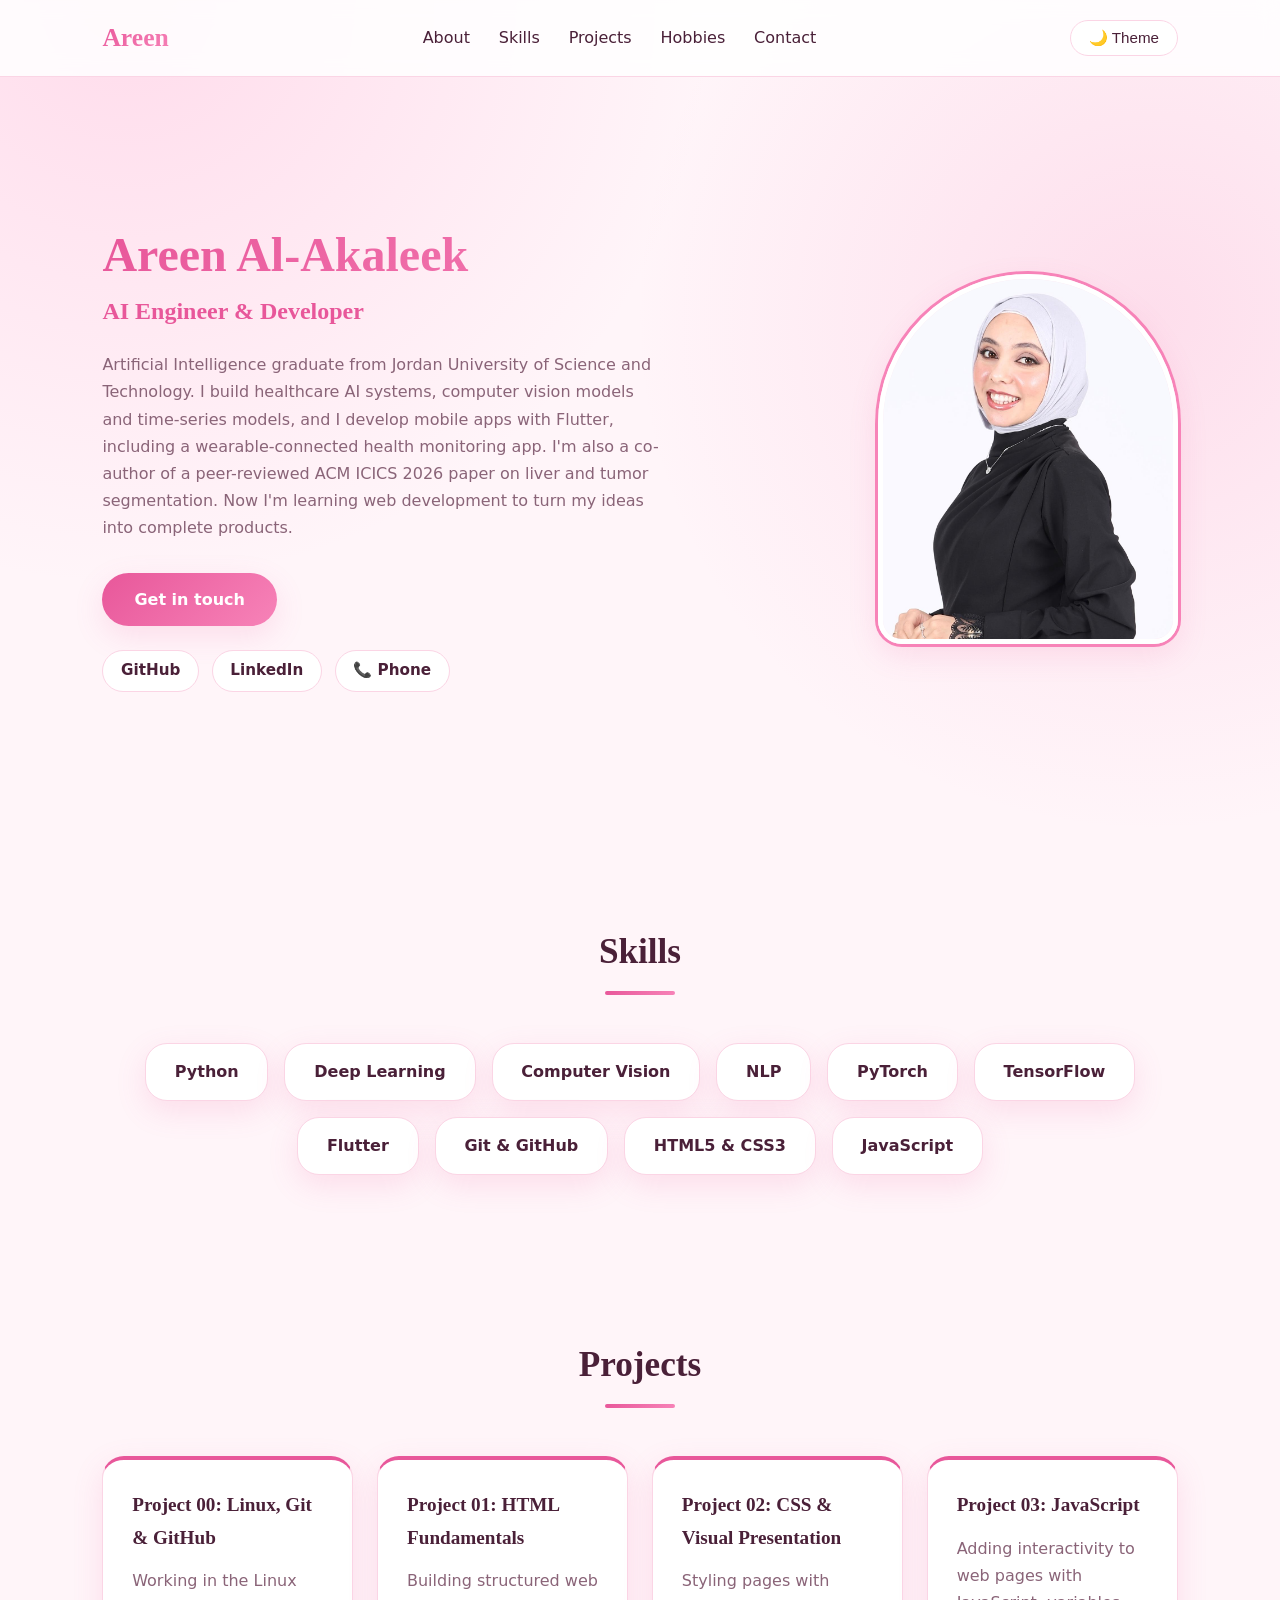
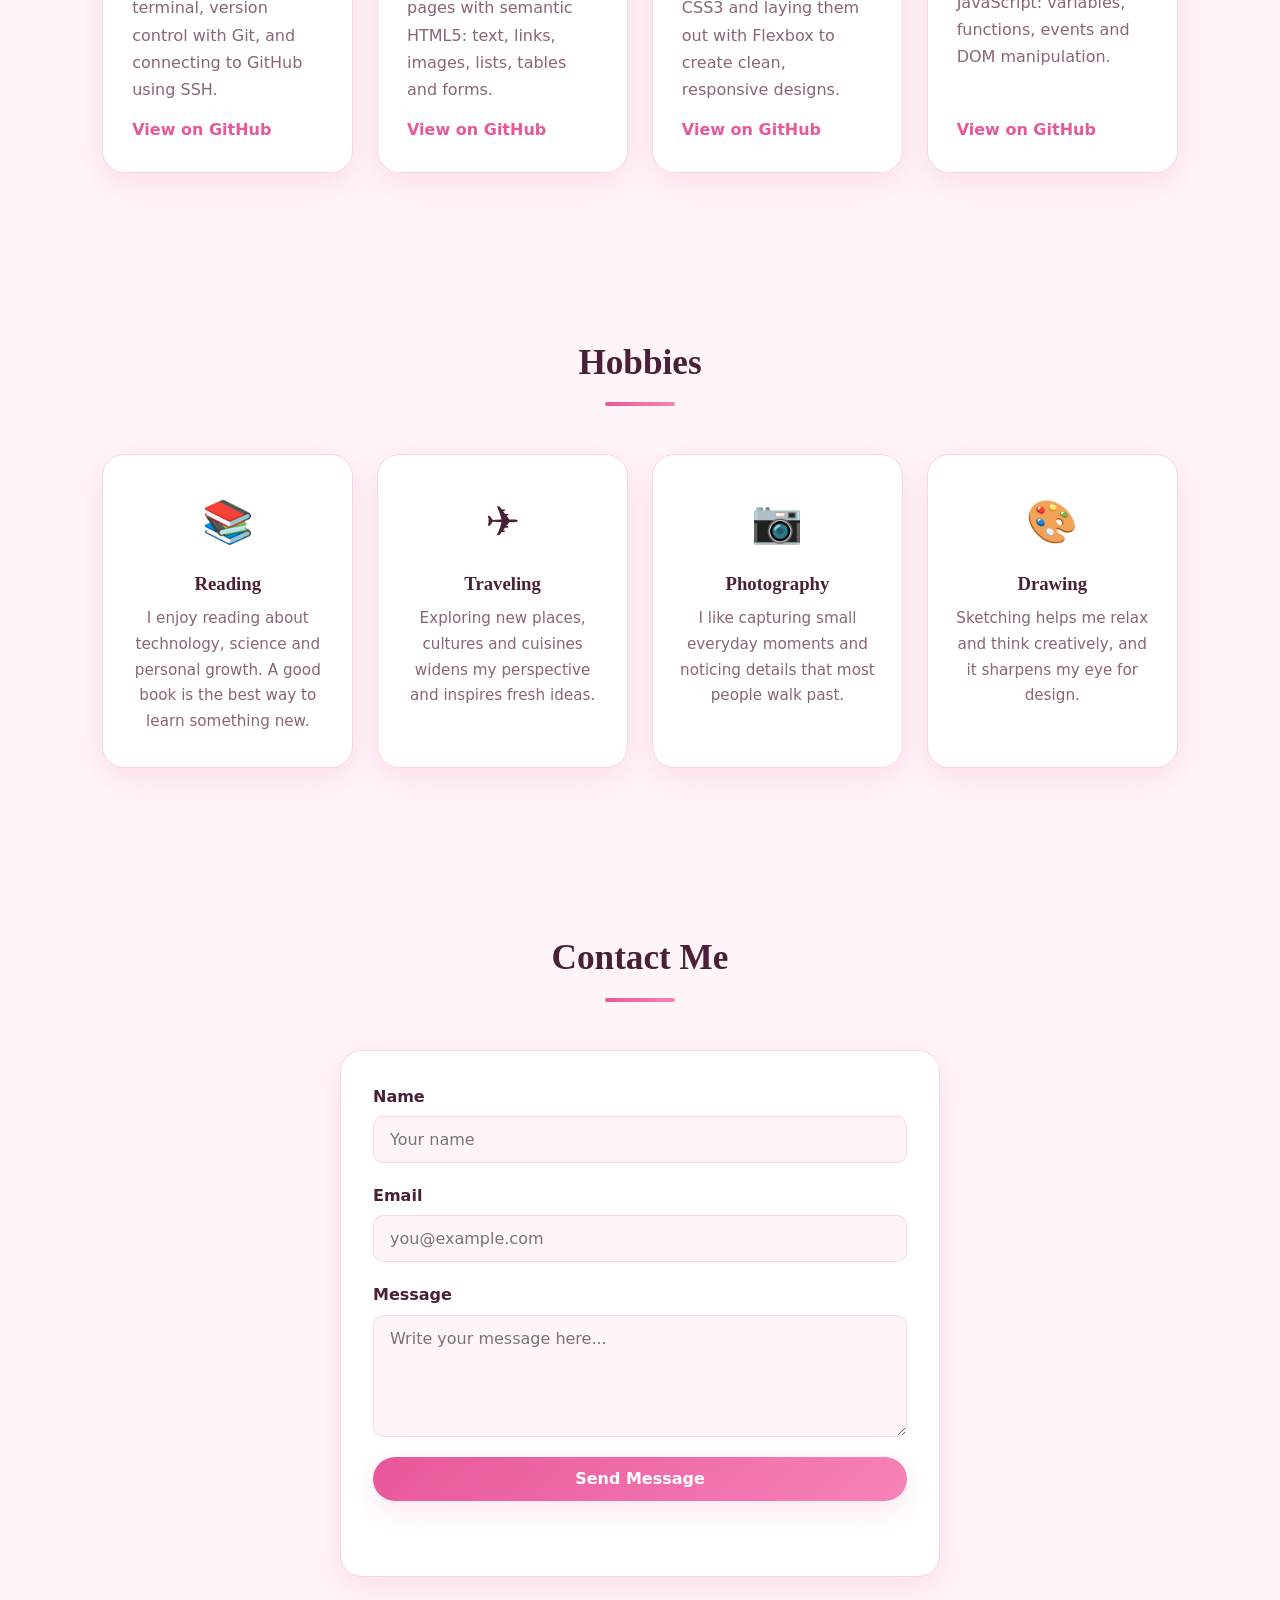
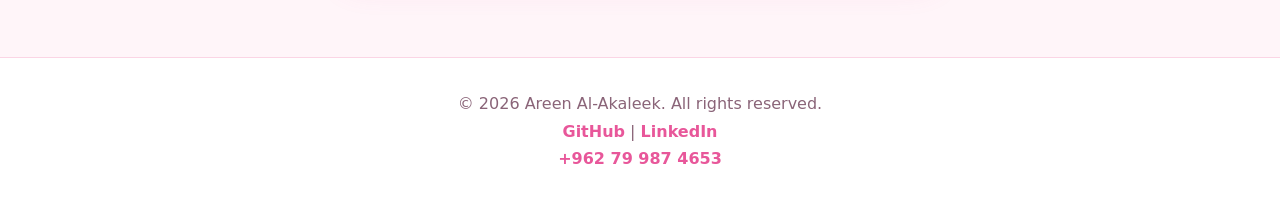
<file: index.html>
<!DOCTYPE html>
<html lang="en" dir="ltr">
<head>
  <meta charset="UTF-8">
  <meta name="viewport" content="width=device-width, initial-scale=1.0">
  <title>Areen Al-Akaleek | Portfolio</title>
  <link rel="stylesheet" href="style.css">
</head>
<body>

  <header class="navbar">
    <a href="#about" class="logo">Areen</a>

    <nav>
      <ul class="nav-links">
        <li><a href="#about">About</a></li>
        <li><a href="#skills">Skills</a></li>
        <li><a href="#projects">Projects</a></li>
        <li><a href="#hobbies">Hobbies</a></li>
        <li><a href="#contact">Contact</a></li>
      </ul>
    </nav>

    <button id="theme-toggle" type="button">🌙 Theme</button>
  </header>

  <main>
        <section id="about">
          <div class="about-text">
            <h1>Areen Al-Akaleek</h1>
            <h2>AI Engineer &amp; Developer</h2>
            <p>
              Artificial Intelligence graduate from Jordan University of
              Science and Technology. I build healthcare AI systems, computer
              vision models and time-series models, and I develop mobile apps
              with Flutter, including a wearable-connected health monitoring app.
              I'm also a co-author of a peer-reviewed ACM ICICS 2026 paper on
              liver and tumor segmentation. Now I'm learning web development to
              turn my ideas into complete products.
            </p>
            <a href="#contact" class="btn">Get in touch</a>
            <ul class="social-links">
              <li><a href="https://github.com/Areen-Al04" target="_blank" rel="noopener noreferrer">GitHub</a></li>
              <li><a href="https://linkedin.com/in/areen-alakaleek-144426328" target="_blank" rel="noopener noreferrer">LinkedIn</a></li>
              <li><a href="tel:+962799874653" aria-label="Call +962 79 987 4653">📞 Phone</a></li>
            </ul>
          </div>

          <img id="profile-photo" src="assets/me.jpg" alt="Portrait of Areen Al-Akaleek">
        </section>

        <section id="skills">
            <h2 class="section-title">Skills</h2>

            <div class="skills-grid">
              <div class="skill-card">Python</div>
              <div class="skill-card">Deep Learning</div>
              <div class="skill-card">Computer Vision</div>
              <div class="skill-card">NLP</div>
              <div class="skill-card">PyTorch</div>
              <div class="skill-card">TensorFlow</div>
              <div class="skill-card">Flutter</div>
              <div class="skill-card">Git &amp; GitHub</div>
              <div class="skill-card">HTML5 &amp; CSS3</div>
              <div class="skill-card">JavaScript</div>
            </div>
        </section>
    <section id="projects">

      <h2 class="section-title">Projects</h2>

      <div class="projects-grid">

        <article class="project-card">
          <h3>Project 00: Linux, Git &amp; GitHub</h3>
          <p>Working in the Linux terminal, version control with Git, and connecting to GitHub using SSH.</p>
          <a href="https://github.com/Areen-Al04/discovery-web-piscine.git" target="_blank" rel="noopener noreferrer">View on GitHub</a>
        </article>

        <article class="project-card">
          <h3>Project 01: HTML Fundamentals</h3>
          <p>Building structured web pages with semantic HTML5: text, links, images, lists, tables and forms.</p>
          <a href="https://github.com/Areen-Al04/project01.git" target="_blank" rel="noopener noreferrer">View on GitHub</a>
        </article>

        <article class="project-card">
          <h3>Project 02: CSS &amp; Visual Presentation</h3>
          <p>Styling pages with CSS3 and laying them out with Flexbox to create clean, responsive designs.</p>
          <a href="https://github.com/Areen-Al04/project02.git" target="_blank" rel="noopener noreferrer">View on GitHub</a>
        </article>

        <article class="project-card">
          <h3>Project 03: JavaScript</h3>
          <p>Adding interactivity to web pages with JavaScript: variables, functions, events and DOM manipulation.</p>
          <a href="https://github.com/Areen-Al04/project03.git" target="_blank" rel="noopener noreferrer">View on GitHub</a>
        </article>

      </div>
    </section>

    <section id="hobbies">

      <h2 class="section-title">Hobbies</h2>

      <ul class="hobbies-list">
        <li class="hobby-card">
          <span class="hobby-icon">📚</span>
          <h3>Reading</h3>
          <p>I enjoy reading about technology, science and personal growth. A good book is the best way to learn something new.</p>
        </li>

        <li class="hobby-card">
          <span class="hobby-icon">✈️</span>
          <h3>Traveling</h3>
          <p>Exploring new places, cultures and cuisines widens my perspective and inspires fresh ideas.</p>
        </li>

        <li class="hobby-card">
          <span class="hobby-icon">📷</span>
          <h3>Photography</h3>
          <p>I like capturing small everyday moments and noticing details that most people walk past.</p>
        </li>

        <li class="hobby-card">
          <span class="hobby-icon">🎨</span>
          <h3>Drawing</h3>
          <p>Sketching helps me relax and think creatively, and it sharpens my eye for design.</p>
        </li>
      </ul>
    </section>

    <section id="contact">

      <h2 class="section-title">Contact Me</h2>

      <form id="contact-form" class="contact-form">
        <div class="form-group">
          <label for="name">Name</label>
          <input type="text" id="name" name="name" placeholder="Your name" required>
        </div>

        <div class="form-group">
          <label for="email">Email</label>
          <input type="email" id="email" name="email" placeholder="you@example.com" required>
        </div>

        <div class="form-group">
          <label for="message">Message</label>
          <textarea id="message" name="message" rows="5" placeholder="Write your message here..." required></textarea>
        </div>

        <button type="submit" class="btn">Send Message</button>
        <p id="form-status" role="status"></p>
      </form>
    </section>

  </main>

  <footer>
    <p>&copy; 2026 Areen Al-Akaleek. All rights reserved.</p>
    <p>
      <a href="https://github.com/Areen-Al04" target="_blank" rel="noopener noreferrer">GitHub</a>
      |
      <a href="https://linkedin.com/in/areen-alakaleek-144426328" target="_blank" rel="noopener noreferrer">LinkedIn</a>
    </p>
    <p><a href="tel:+962799874653">+962 79 987 4653</a></p>
  </footer>

  <script src="script.js"></script>
</body>
</html>
</file>
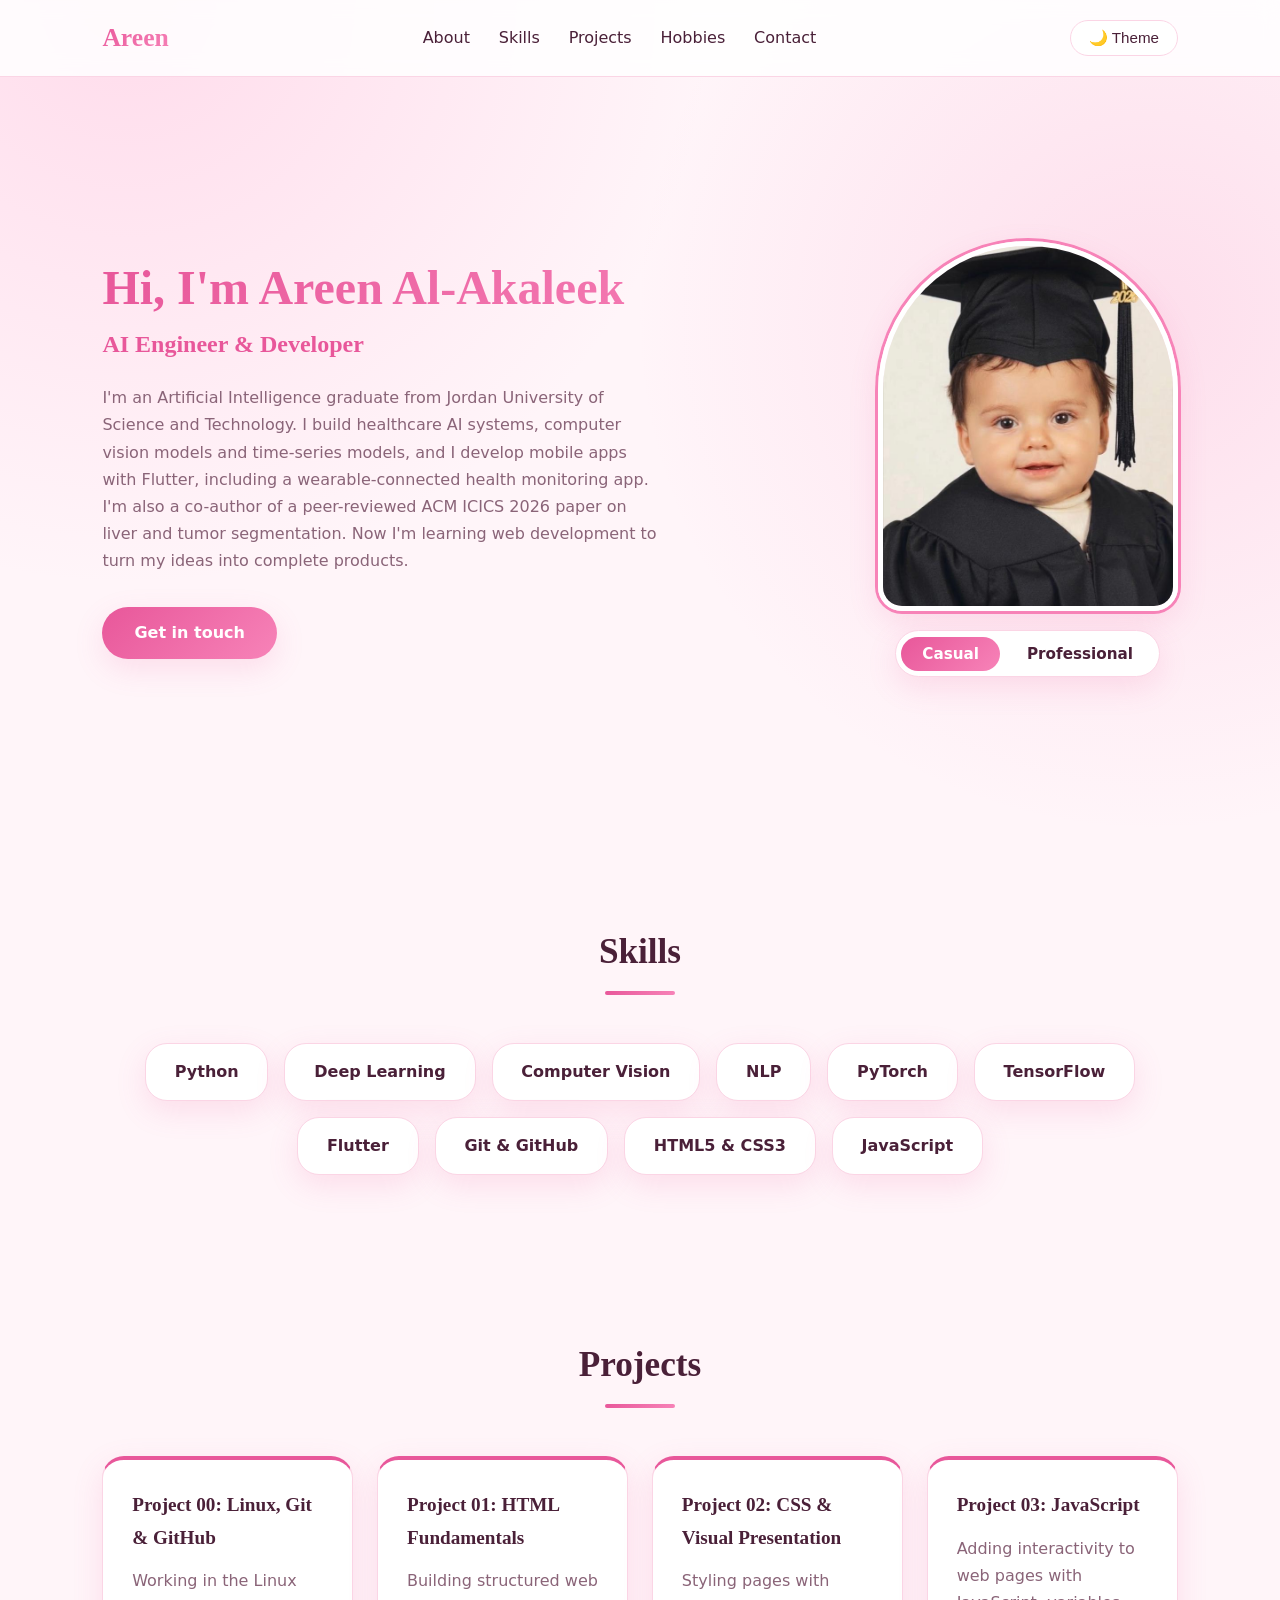
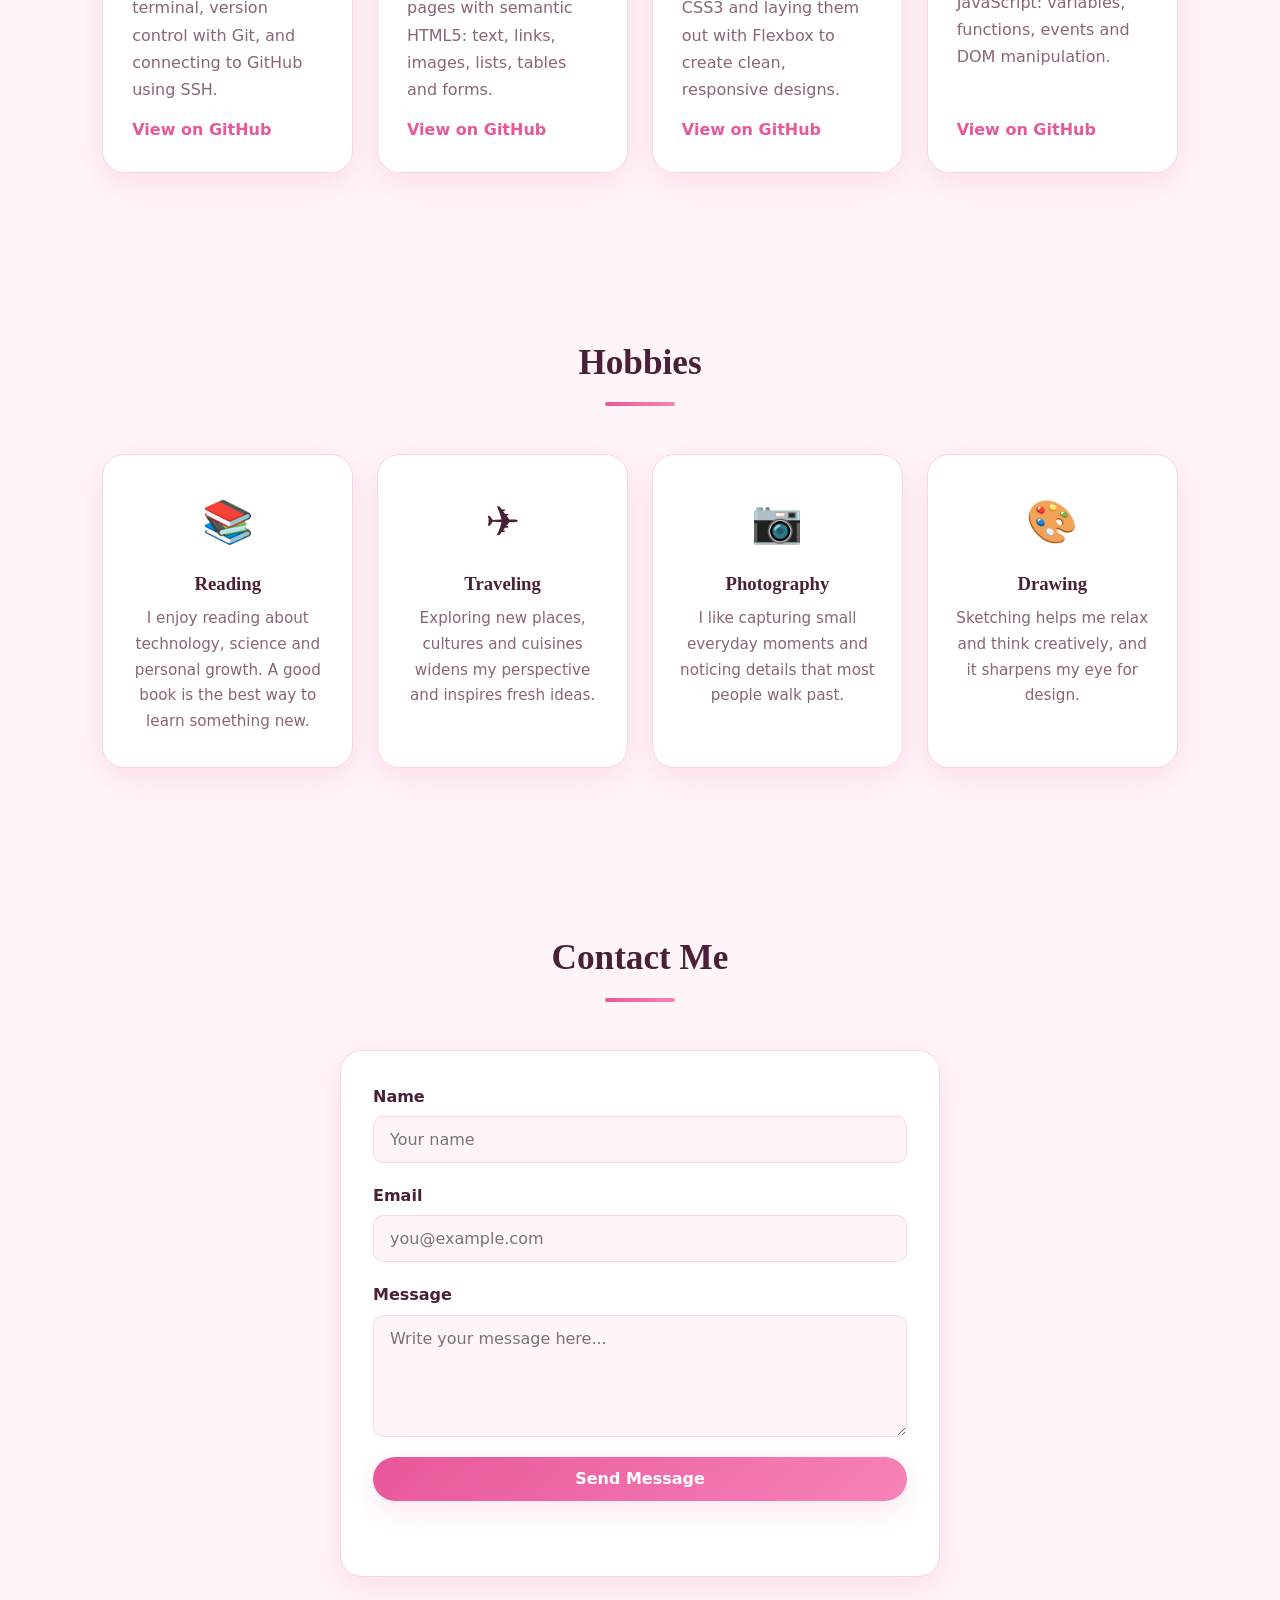
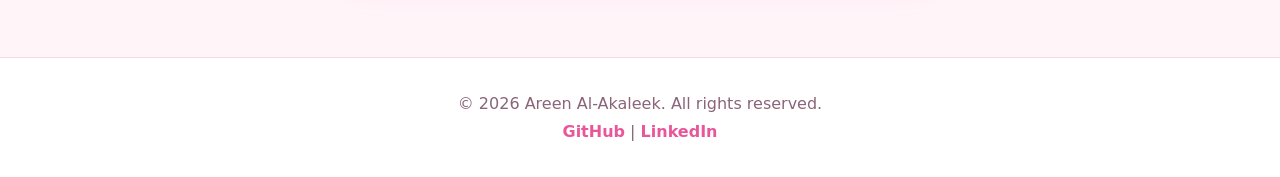
<file: bounce01/index.html>
<!DOCTYPE html>
<html lang="en" dir="ltr">
<head>
  <meta charset="UTF-8">
  <meta name="viewport" content="width=device-width, initial-scale=1.0">
  <title>Areen Al-Akaleek | Portfolio</title>
  <link rel="stylesheet" href="style.css">
</head>
<body>

  <header class="navbar">
    <a href="#about" class="logo">Areen</a>

    <nav>
      <ul class="nav-links">
        <li><a href="#about">About</a></li>
        <li><a href="#skills">Skills</a></li>
        <li><a href="#projects">Projects</a></li>
        <li><a href="#hobbies">Hobbies</a></li>
        <li><a href="#contact">Contact</a></li>
      </ul>
    </nav>

    <button id="theme-toggle" type="button">🌙 Theme</button>
  </header>

  <main>
        <section id="about">
          <div class="about-text">
            <h1>Hi, I'm Areen Al-Akaleek</h1>
            <h2>AI Engineer &amp; Developer</h2>
            <p>
              I'm an Artificial Intelligence graduate from Jordan University of
              Science and Technology. I build healthcare AI systems, computer
              vision models and time-series models, and I develop mobile apps
              with Flutter, including a wearable-connected health monitoring app.
              I'm also a co-author of a peer-reviewed ACM ICICS 2026 paper on
              liver and tumor segmentation. Now I'm learning web development to
              turn my ideas into complete products.
            </p>
            <a href="#contact" class="btn">Get in touch</a>
          </div>

          <div class="photo-box">
        <img id="profile-photo" src="assets/casual.jpg" alt="Casual portrait of Areen Al-Akaleek">
        <div class="photo-switcher">
          <button type="button" class="photo-btn active" data-photo="casual">Casual</button>
          <button type="button" class="photo-btn" data-photo="professional">Professional</button>
        </div>
      </div>
        </section>

        <section id="skills">
            <h2 class="section-title">Skills</h2>

            <div class="skills-grid">
              <div class="skill-card">Python</div>
              <div class="skill-card">Deep Learning</div>
              <div class="skill-card">Computer Vision</div>
              <div class="skill-card">NLP</div>
              <div class="skill-card">PyTorch</div>
              <div class="skill-card">TensorFlow</div>
              <div class="skill-card">Flutter</div>
              <div class="skill-card">Git &amp; GitHub</div>
              <div class="skill-card">HTML5 &amp; CSS3</div>
              <div class="skill-card">JavaScript</div>
            </div>
        </section>
    <section id="projects">

      <h2 class="section-title">Projects</h2>

      <div class="projects-grid">

        <article class="project-card">
          <h3>Project 00: Linux, Git &amp; GitHub</h3>
          <p>Working in the Linux terminal, version control with Git, and connecting to GitHub using SSH.</p>
          <a href="https://github.com/Areen-Al04/discovery-web-piscine.git" target="_blank" rel="noopener noreferrer">View on GitHub</a>
        </article>

        <article class="project-card">
          <h3>Project 01: HTML Fundamentals</h3>
          <p>Building structured web pages with semantic HTML5: text, links, images, lists, tables and forms.</p>
          <a href="https://github.com/Areen-Al04/project01.git" target="_blank" rel="noopener noreferrer">View on GitHub</a>
        </article>

        <article class="project-card">
          <h3>Project 02: CSS &amp; Visual Presentation</h3>
          <p>Styling pages with CSS3 and laying them out with Flexbox to create clean, responsive designs.</p>
          <a href="https://github.com/Areen-Al04/project02.git" target="_blank" rel="noopener noreferrer">View on GitHub</a>
        </article>

        <article class="project-card">
          <h3>Project 03: JavaScript</h3>
          <p>Adding interactivity to web pages with JavaScript: variables, functions, events and DOM manipulation.</p>
          <a href="https://github.com/Areen-Al04/project03.git" target="_blank" rel="noopener noreferrer">View on GitHub</a>
        </article>

      </div>
    </section>

    <section id="hobbies">

      <h2 class="section-title">Hobbies</h2>

      <ul class="hobbies-list">
        <li class="hobby-card">
          <span class="hobby-icon">📚</span>
          <h3>Reading</h3>
          <p>I enjoy reading about technology, science and personal growth. A good book is the best way to learn something new.</p>
        </li>

        <li class="hobby-card">
          <span class="hobby-icon">✈️</span>
          <h3>Traveling</h3>
          <p>Exploring new places, cultures and cuisines widens my perspective and inspires fresh ideas.</p>
        </li>

        <li class="hobby-card">
          <span class="hobby-icon">📷</span>
          <h3>Photography</h3>
          <p>I like capturing small everyday moments and noticing details that most people walk past.</p>
        </li>

        <li class="hobby-card">
          <span class="hobby-icon">🎨</span>
          <h3>Drawing</h3>
          <p>Sketching helps me relax and think creatively, and it sharpens my eye for design.</p>
        </li>
      </ul>
    </section>

    <section id="contact">

      <h2 class="section-title">Contact Me</h2>

      <form id="contact-form" class="contact-form">
        <div class="form-group">
          <label for="name">Name</label>
          <input type="text" id="name" name="name" placeholder="Your name" required>
        </div>

        <div class="form-group">
          <label for="email">Email</label>
          <input type="email" id="email" name="email" placeholder="you@example.com" required>
        </div>

        <div class="form-group">
          <label for="message">Message</label>
          <textarea id="message" name="message" rows="5" placeholder="Write your message here..." required></textarea>
        </div>

        <button type="submit" class="btn">Send Message</button>
        <p id="form-status" role="status"></p>
      </form>
    </section>

  </main>

  <footer>
    <p>&copy; 2026 Areen Al-Akaleek. All rights reserved.</p>
    <p>
      <a href="https://github.com/Areen-Al04" target="_blank" rel="noopener noreferrer">GitHub</a>
      |
      <a href="https://linkedin.com/in/areen-alakaleek-144426328" target="_blank" rel="noopener noreferrer">LinkedIn</a>
    </p>
  </footer>

  <script src="script.js"></script>
</body>
</html>
</file>
<file: style.css>
:root {
  --bg: #fff5f9;
  --surface: #ffffff;
  --nav-bg: rgba(255, 255, 255, 0.85);
  --text: #4a2038;
  --muted: #8a6478;
  --primary: #e8579a;
  --primary-2: #f783b8;
  --border: #fbd5e5;
  --shadow: 0 10px 30px rgba(232, 87, 154, 0.15);
  --gradient: linear-gradient(135deg, var(--primary), var(--primary-2));
}

body.dark {
  --bg: #1f0f19;
  --surface: #2b1522;
  --nav-bg: rgba(43, 21, 34, 0.85);
  --text: #ffeef6;
  --muted: #d4a3bb;
  --primary: #f472b6;
  --primary-2: #e0529c;
  --border: #4a2438;
  --shadow: 0 10px 30px rgba(0, 0, 0, 0.45);
}

*,
*::before,
*::after {
  box-sizing: border-box;
  margin: 0;
  padding: 0;
}

html {
  scroll-behavior: smooth;
}

body {
  font-family: "Segoe UI", system-ui, -apple-system, Arial, sans-serif;
  background: var(--bg);
  color: var(--text);
  line-height: 1.7;
  transition: background 0.4s ease, color 0.4s ease;
}

a {
  color: var(--primary);
  text-decoration: none;
}

img {
  max-width: 100%;
  display: block;
}

.navbar {
  position: sticky;
  top: 0;
  z-index: 100;
  display: flex;
  align-items: center;
  justify-content: space-between;
  gap: 1rem;
  padding: 1rem 8%;
  background: var(--nav-bg);
  backdrop-filter: blur(10px);
  border-bottom: 1px solid var(--border);
  transition: background 0.4s ease;
}

.logo {
  font-size: 1.6rem;
  font-weight: 800;
  background: var(--gradient);
  -webkit-background-clip: text;
  background-clip: text;
  color: transparent;
}

.nav-links {
  display: flex;
  gap: 1.8rem;
  list-style: none;
}

.nav-links a {
  position: relative;
  color: var(--text);
  font-weight: 500;
}

.nav-links a::after {
  content: "";
  position: absolute;
  left: 0;
  bottom: -4px;
  width: 0;
  height: 2px;
  background: var(--gradient);
  transition: width 0.3s ease;
}

.nav-links a:hover::after {
  width: 100%;
}

#theme-toggle {
  padding: 0.5rem 1.1rem;
  border: 1px solid var(--border);
  border-radius: 999px;
  background: var(--surface);
  color: var(--text);
  font-size: 0.95rem;
  cursor: pointer;
  transition: transform 0.2s ease, box-shadow 0.2s ease;
}

#theme-toggle:hover {
  transform: translateY(-2px);
  box-shadow: var(--shadow);
}

section {
  padding: 5rem 8%;
  scroll-margin-top: 70px;
}

.section-title {
  position: relative;
  text-align: center;
  font-size: 2.2rem;
  margin-bottom: 3rem;
}

.section-title::after {
  content: "";
  display: block;
  width: 70px;
  height: 4px;
  margin: 0.6rem auto 0;
  border-radius: 4px;
  background: var(--gradient);
}

.btn {
  display: inline-block;
  padding: 0.8rem 2rem;
  border: none;
  border-radius: 999px;
  background: var(--gradient);
  color: #ffffff;
  font-size: 1rem;
  font-weight: 600;
  font-family: inherit;
  cursor: pointer;
  box-shadow: var(--shadow);
  transition: transform 0.2s ease, box-shadow 0.2s ease;
}

.btn:hover {
  transform: translateY(-3px);
  box-shadow: 0 14px 34px rgba(124, 77, 255, 0.35);
}

#about {
  display: flex;
  align-items: center;
  justify-content: space-between;
  gap: 3rem;
  min-height: 85vh;
}

.about-text {
  flex: 1;
}

.about-text h1 {
  font-size: 3rem;
  line-height: 1.2;
  background: var(--gradient);
  -webkit-background-clip: text;
  background-clip: text;
  color: transparent;
}

.about-text h2 {
  margin: 0.5rem 0 1.2rem;
  font-size: 1.5rem;
  color: var(--primary);
}

.about-text p {
  max-width: 560px;
  margin-bottom: 2rem;
  color: var(--muted);
}

#profile-photo {
  width: 300px;
  height: 370px;
  object-fit: cover;
  object-position: center top;
  border-radius: 150px 150px 24px 24px;
  border: 4px solid var(--surface);
  box-shadow: var(--shadow);
  transition: opacity 0.4s ease, transform 0.4s ease;
}

#profile-photo:hover {
  transform: scale(1.03);
}

.skills-grid {
  display: flex;
  flex-wrap: wrap;
  justify-content: center;
  gap: 1rem;
}

.skill-card {
  padding: 0.9rem 1.8rem;
  background: var(--surface);
  border: 1px solid var(--border);
  border-radius: 14px;
  font-weight: 600;
  box-shadow: var(--shadow);
  transition: transform 0.25s ease, background 0.25s ease, color 0.25s ease;
}

.skill-card:hover {
  transform: translateY(-5px);
  background: var(--gradient);
  color: #ffffff;
}

.projects-grid {
  display: flex;
  flex-wrap: wrap;
  gap: 1.5rem;
}

.project-card {
  flex: 1 1 250px;
  display: flex;
  flex-direction: column;
  gap: 0.8rem;
  padding: 1.8rem;
  background: var(--surface);
  border: 1px solid var(--border);
  border-top: 4px solid var(--primary);
  border-radius: 16px;
  box-shadow: var(--shadow);
  transition: transform 0.25s ease;
}

.project-card:hover {
  transform: translateY(-6px);
}

.project-card h3 {
  font-size: 1.2rem;
}

.project-card p {
  flex: 1;
  color: var(--muted);
}

.project-card a {
  font-weight: 600;
}

.project-card a:hover {
  text-decoration: underline;
}

.hobbies-list {
  display: flex;
  flex-wrap: wrap;
  gap: 1.5rem;
  list-style: none;
}

.hobby-card {
  flex: 1 1 200px;
  padding: 2rem 1.5rem;
  text-align: center;
  background: var(--surface);
  border: 1px solid var(--border);
  border-radius: 16px;
  box-shadow: var(--shadow);
  transition: transform 0.25s ease;
}

.hobby-card:hover {
  transform: translateY(-6px);
}

.hobby-icon {
  display: block;
  margin-bottom: 0.6rem;
  font-size: 2.6rem;
}

.hobby-card p {
  margin-top: 0.4rem;
  font-size: 0.95rem;
  color: var(--muted);
}

.contact-form {
  display: flex;
  flex-direction: column;
  gap: 1.2rem;
  max-width: 600px;
  margin: 0 auto;
  padding: 2rem;
  background: var(--surface);
  border: 1px solid var(--border);
  border-radius: 20px;
  box-shadow: var(--shadow);
}

.form-group {
  display: flex;
  flex-direction: column;
  gap: 0.4rem;
}

.form-group label {
  font-weight: 600;
}

.form-group input,
.form-group textarea {
  padding: 0.8rem 1rem;
  background: var(--bg);
  color: var(--text);
  border: 1px solid var(--border);
  border-radius: 10px;
  font-family: inherit;
  font-size: 1rem;
  transition: border-color 0.2s ease, box-shadow 0.2s ease;
}

.form-group input:focus,
.form-group textarea:focus {
  outline: none;
  border-color: var(--primary);
  box-shadow: 0 0 0 3px rgba(124, 77, 255, 0.2);
}

.form-group textarea {
  resize: vertical;
}

#form-status {
  min-height: 1.5rem;
  text-align: center;
  font-weight: 600;
  color: var(--primary);
}

footer {
  padding: 2rem 8%;
  text-align: center;
  background: var(--surface);
  border-top: 1px solid var(--border);
  color: var(--muted);
}

footer a {
  font-weight: 600;
}

@media (max-width: 768px) {
  .navbar {
    flex-wrap: wrap;
    justify-content: center;
    padding: 0.8rem 5%;
  }

  .nav-links {
    flex-wrap: wrap;
    justify-content: center;
    gap: 1rem;
  }

  section {
    padding: 3.5rem 5%;
  }

  #about {
    flex-direction: column-reverse;
    text-align: center;
    min-height: auto;
  }

  .about-text h1 {
    font-size: 2.2rem;
  }

  .about-text p {
    margin-left: auto;
    margin-right: auto;
  }

  #profile-photo {
    width: 240px;
    height: 300px;
    border-radius: 120px 120px 20px 20px;
  }
}

h1,
h2,
h3,
.logo {
  font-family: Georgia, "Times New Roman", serif;
}

body {
  background:
    radial-gradient(circle at 10% 0%, rgba(255, 154, 200, 0.28), transparent 40%),
    radial-gradient(circle at 90% 35%, rgba(247, 131, 184, 0.2), transparent 40%),
    var(--bg);
  background-attachment: fixed;
}

.skill-card,
.project-card,
.hobby-card,
.contact-form {
  border-radius: 22px;
}

#profile-photo {
  border: 5px solid var(--surface);
  box-shadow: 0 0 0 3px var(--primary-2), var(--shadow);
}

.social-links {
  display: flex;
  flex-wrap: wrap;
  gap: 0.8rem;
  margin-top: 1.5rem;
  list-style: none;
}

.social-links a {
  display: inline-block;
  padding: 0.45rem 1.1rem;
  background: var(--surface);
  color: var(--text);
  border: 1px solid var(--border);
  border-radius: 999px;
  font-size: 0.95rem;
  font-weight: 600;
  transition: transform 0.2s ease, box-shadow 0.2s ease, color 0.2s ease;
}

.social-links a:hover {
  color: var(--primary);
  transform: translateY(-2px);
  box-shadow: var(--shadow);
}

@media (max-width: 768px) {
  .social-links {
    justify-content: center;
  }
}
</file>
<file: bounce01/style.css>
:root {
  --bg: #fff5f9;
  --surface: #ffffff;
  --nav-bg: rgba(255, 255, 255, 0.85);
  --text: #4a2038;
  --muted: #8a6478;
  --primary: #e8579a;
  --primary-2: #f783b8;
  --border: #fbd5e5;
  --shadow: 0 10px 30px rgba(232, 87, 154, 0.15);
  --gradient: linear-gradient(135deg, var(--primary), var(--primary-2));
}

body.dark {
  --bg: #1f0f19;
  --surface: #2b1522;
  --nav-bg: rgba(43, 21, 34, 0.85);
  --text: #ffeef6;
  --muted: #d4a3bb;
  --primary: #f472b6;
  --primary-2: #e0529c;
  --border: #4a2438;
  --shadow: 0 10px 30px rgba(0, 0, 0, 0.45);
}

*,
*::before,
*::after {
  box-sizing: border-box;
  margin: 0;
  padding: 0;
}

html {
  scroll-behavior: smooth;
}

body {
  font-family: "Segoe UI", system-ui, -apple-system, Arial, sans-serif;
  background: var(--bg);
  color: var(--text);
  line-height: 1.7;
  transition: background 0.4s ease, color 0.4s ease;
}

a {
  color: var(--primary);
  text-decoration: none;
}

img {
  max-width: 100%;
  display: block;
}

.navbar {
  position: sticky;
  top: 0;
  z-index: 100;
  display: flex;
  align-items: center;
  justify-content: space-between;
  gap: 1rem;
  padding: 1rem 8%;
  background: var(--nav-bg);
  backdrop-filter: blur(10px);
  border-bottom: 1px solid var(--border);
  transition: background 0.4s ease;
}

.logo {
  font-size: 1.6rem;
  font-weight: 800;
  background: var(--gradient);
  -webkit-background-clip: text;
  background-clip: text;
  color: transparent;
}

.nav-links {
  display: flex;
  gap: 1.8rem;
  list-style: none;
}

.nav-links a {
  position: relative;
  color: var(--text);
  font-weight: 500;
}

.nav-links a::after {
  content: "";
  position: absolute;
  left: 0;
  bottom: -4px;
  width: 0;
  height: 2px;
  background: var(--gradient);
  transition: width 0.3s ease;
}

.nav-links a:hover::after {
  width: 100%;
}

#theme-toggle {
  padding: 0.5rem 1.1rem;
  border: 1px solid var(--border);
  border-radius: 999px;
  background: var(--surface);
  color: var(--text);
  font-size: 0.95rem;
  cursor: pointer;
  transition: transform 0.2s ease, box-shadow 0.2s ease;
}

#theme-toggle:hover {
  transform: translateY(-2px);
  box-shadow: var(--shadow);
}

section {
  padding: 5rem 8%;
  scroll-margin-top: 70px;
}

.section-title {
  position: relative;
  text-align: center;
  font-size: 2.2rem;
  margin-bottom: 3rem;
}

.section-title::after {
  content: "";
  display: block;
  width: 70px;
  height: 4px;
  margin: 0.6rem auto 0;
  border-radius: 4px;
  background: var(--gradient);
}

.btn {
  display: inline-block;
  padding: 0.8rem 2rem;
  border: none;
  border-radius: 999px;
  background: var(--gradient);
  color: #ffffff;
  font-size: 1rem;
  font-weight: 600;
  font-family: inherit;
  cursor: pointer;
  box-shadow: var(--shadow);
  transition: transform 0.2s ease, box-shadow 0.2s ease;
}

.btn:hover {
  transform: translateY(-3px);
  box-shadow: 0 14px 34px rgba(124, 77, 255, 0.35);
}

#about {
  display: flex;
  align-items: center;
  justify-content: space-between;
  gap: 3rem;
  min-height: 85vh;
}

.about-text {
  flex: 1;
}

.about-text h1 {
  font-size: 3rem;
  line-height: 1.2;
  background: var(--gradient);
  -webkit-background-clip: text;
  background-clip: text;
  color: transparent;
}

.about-text h2 {
  margin: 0.5rem 0 1.2rem;
  font-size: 1.5rem;
  color: var(--primary);
}

.about-text p {
  max-width: 560px;
  margin-bottom: 2rem;
  color: var(--muted);
}

#profile-photo {
  width: 300px;
  height: 370px;
  object-fit: cover;
  object-position: center top;
  border-radius: 150px 150px 24px 24px;
  border: 4px solid var(--surface);
  box-shadow: var(--shadow);
  transition: opacity 0.4s ease, transform 0.4s ease;
}

#profile-photo:hover {
  transform: scale(1.03);
}

.skills-grid {
  display: flex;
  flex-wrap: wrap;
  justify-content: center;
  gap: 1rem;
}

.skill-card {
  padding: 0.9rem 1.8rem;
  background: var(--surface);
  border: 1px solid var(--border);
  border-radius: 14px;
  font-weight: 600;
  box-shadow: var(--shadow);
  transition: transform 0.25s ease, background 0.25s ease, color 0.25s ease;
}

.skill-card:hover {
  transform: translateY(-5px);
  background: var(--gradient);
  color: #ffffff;
}

.projects-grid {
  display: flex;
  flex-wrap: wrap;
  gap: 1.5rem;
}

.project-card {
  flex: 1 1 250px;
  display: flex;
  flex-direction: column;
  gap: 0.8rem;
  padding: 1.8rem;
  background: var(--surface);
  border: 1px solid var(--border);
  border-top: 4px solid var(--primary);
  border-radius: 16px;
  box-shadow: var(--shadow);
  transition: transform 0.25s ease;
}

.project-card:hover {
  transform: translateY(-6px);
}

.project-card h3 {
  font-size: 1.2rem;
}

.project-card p {
  flex: 1;
  color: var(--muted);
}

.project-card a {
  font-weight: 600;
}

.project-card a:hover {
  text-decoration: underline;
}

.hobbies-list {
  display: flex;
  flex-wrap: wrap;
  gap: 1.5rem;
  list-style: none;
}

.hobby-card {
  flex: 1 1 200px;
  padding: 2rem 1.5rem;
  text-align: center;
  background: var(--surface);
  border: 1px solid var(--border);
  border-radius: 16px;
  box-shadow: var(--shadow);
  transition: transform 0.25s ease;
}

.hobby-card:hover {
  transform: translateY(-6px);
}

.hobby-icon {
  display: block;
  margin-bottom: 0.6rem;
  font-size: 2.6rem;
}

.hobby-card p {
  margin-top: 0.4rem;
  font-size: 0.95rem;
  color: var(--muted);
}

.contact-form {
  display: flex;
  flex-direction: column;
  gap: 1.2rem;
  max-width: 600px;
  margin: 0 auto;
  padding: 2rem;
  background: var(--surface);
  border: 1px solid var(--border);
  border-radius: 20px;
  box-shadow: var(--shadow);
}

.form-group {
  display: flex;
  flex-direction: column;
  gap: 0.4rem;
}

.form-group label {
  font-weight: 600;
}

.form-group input,
.form-group textarea {
  padding: 0.8rem 1rem;
  background: var(--bg);
  color: var(--text);
  border: 1px solid var(--border);
  border-radius: 10px;
  font-family: inherit;
  font-size: 1rem;
  transition: border-color 0.2s ease, box-shadow 0.2s ease;
}

.form-group input:focus,
.form-group textarea:focus {
  outline: none;
  border-color: var(--primary);
  box-shadow: 0 0 0 3px rgba(124, 77, 255, 0.2);
}

.form-group textarea {
  resize: vertical;
}

#form-status {
  min-height: 1.5rem;
  text-align: center;
  font-weight: 600;
  color: var(--primary);
}

footer {
  padding: 2rem 8%;
  text-align: center;
  background: var(--surface);
  border-top: 1px solid var(--border);
  color: var(--muted);
}

footer a {
  font-weight: 600;
}

@media (max-width: 768px) {
  .navbar {
    flex-wrap: wrap;
    justify-content: center;
    padding: 0.8rem 5%;
  }

  .nav-links {
    flex-wrap: wrap;
    justify-content: center;
    gap: 1rem;
  }

  section {
    padding: 3.5rem 5%;
  }

  #about {
    flex-direction: column-reverse;
    text-align: center;
    min-height: auto;
  }

  .about-text h1 {
    font-size: 2.2rem;
  }

  .about-text p {
    margin-left: auto;
    margin-right: auto;
  }

  #profile-photo {
    width: 240px;
    height: 300px;
    border-radius: 120px 120px 20px 20px;
  }
}

h1,
h2,
h3,
.logo {
  font-family: Georgia, "Times New Roman", serif;
}

body {
  background:
    radial-gradient(circle at 10% 0%, rgba(255, 154, 200, 0.28), transparent 40%),
    radial-gradient(circle at 90% 35%, rgba(247, 131, 184, 0.2), transparent 40%),
    var(--bg);
  background-attachment: fixed;
}

.skill-card,
.project-card,
.hobby-card,
.contact-form {
  border-radius: 22px;
}

#profile-photo {
  border: 5px solid var(--surface);
  box-shadow: 0 0 0 3px var(--primary-2), var(--shadow);
}

.photo-box {
  display: flex;
  flex-direction: column;
  align-items: center;
  gap: 1.2rem;
}

.photo-switcher {
  display: flex;
  gap: 0.4rem;
  padding: 0.35rem;
  background: var(--surface);
  border: 1px solid var(--border);
  border-radius: 999px;
  box-shadow: var(--shadow);
}

.photo-btn {
  padding: 0.5rem 1.3rem;
  border: none;
  border-radius: 999px;
  background: transparent;
  color: var(--text);
  font-family: inherit;
  font-size: 0.95rem;
  font-weight: 600;
  cursor: pointer;
  transition: background 0.3s ease, color 0.3s ease;
}

.photo-btn.active {
  background: var(--gradient);
  color: #ffffff;
}

#profile-photo.fade {
  opacity: 0;
  transform: scale(0.96);
}
</file>
